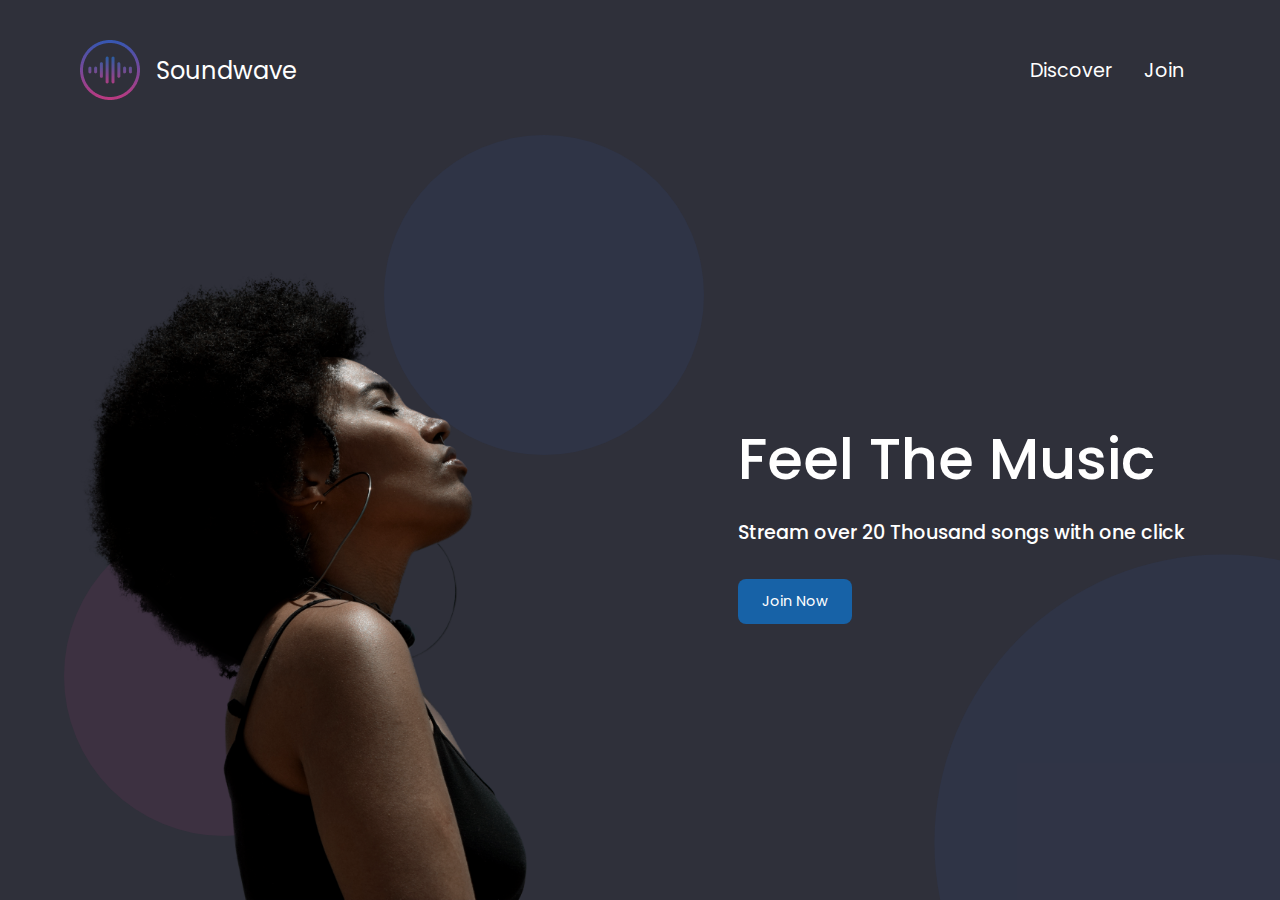
<file: index.html>
<!DOCTYPE html>
<html lang="en">
<head>
    <link rel="stylesheet" href="styles/styles.css">
    <link rel="stylesheet" href="styles/index.css">
    <meta charset="UTF-8">
    <meta http-equiv="X-UA-Compatible" content="IE=edge">
    <meta name="viewport" content="width=device-width, initial-scale=1.0">
    <title>Soundwave</title>
</head>
<body class="container full-height-grow">
    <header class="main-header">
        <a href="/" class="brand-logo">
            <img src="img/logo.png">
            <div class="brand-logo-name">Soundwave</div>
        </a>
        <nav class="main-nav">
            <ul>
                <li><a href="/html/discover.html">Discover</a></li>
                <li><a href="/html/join.html">Join</a></li>
            </ul>
        </nav>
    </header>
    <section class="home-main-section">
        <div class="img-wrapper">
            <div class="lady-image"></div>
        </div>   
        <div class="call-to-action">
            <h1 class="title">Feel The Music</h1>
            <span class="subtitle">Stream over 20 Thousand songs with one click</span>
            <a href="/html/join.html" class="btn">Join Now</a>
        </div>   
    </section>
    <div class="home-page-circle-1"></div>
    <div class="home-page-circle-2"></div>
    <div class="home-page-circle-3"></div>
    <script src="/js/scripts.js"></script>
</body>
</html>
</file>
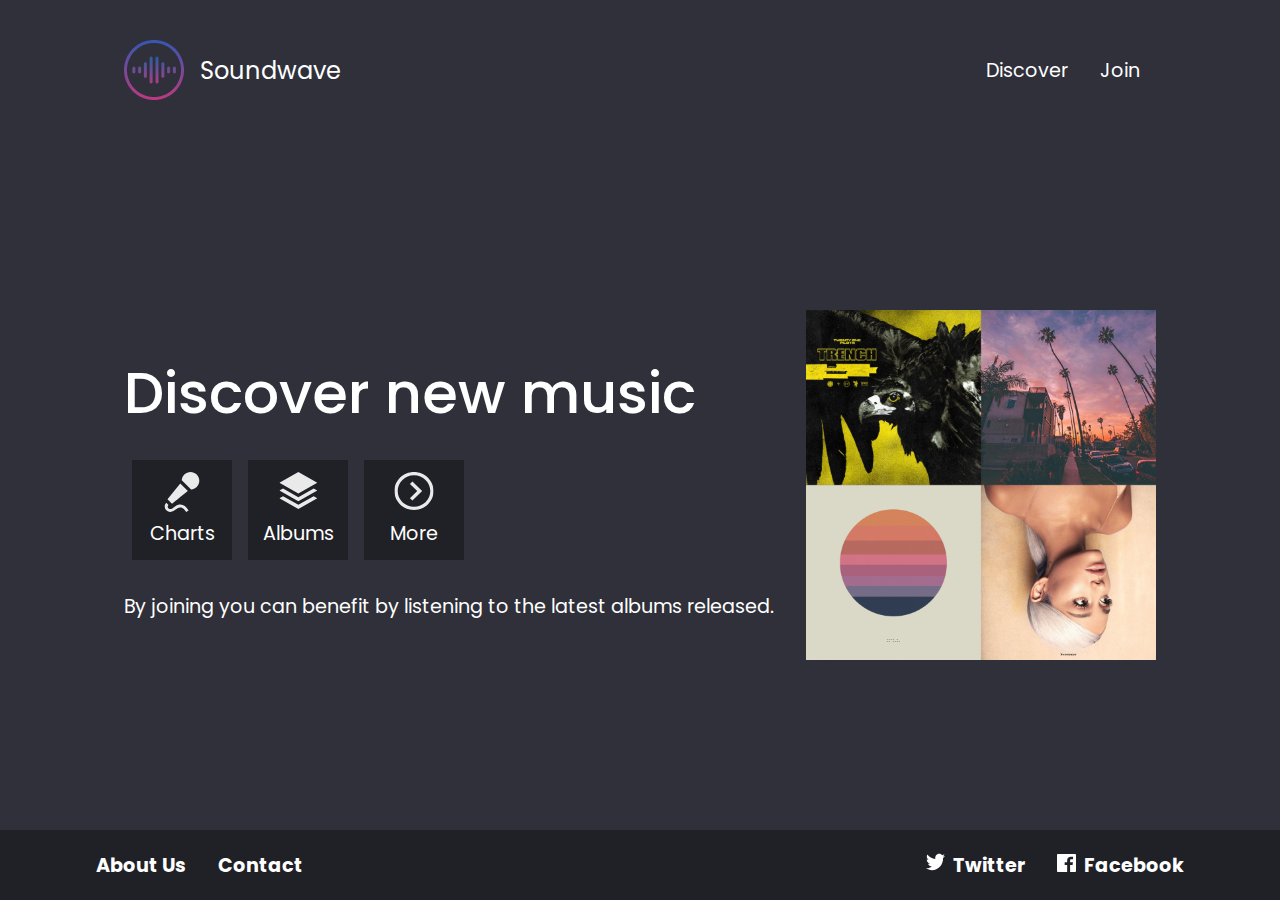
<file: discover.html>
<!DOCTYPE html>
<html lang="en">
<head>
  <meta charset="UTF-8">
  <meta name="viewport" content="width=device-width, initial-scale=1.0">
  <meta http-equiv="X-UA-Compatible" content="ie=edge">
  <link href="styles\styles.css" rel="stylesheet">
  <link href="styles\discover.css" rel="stylesheet">
  <title>Soundwave - Discover</title>
</head>
<body class="full-height-grow">
  <div class="container full-height-grow">
    <header class="main-header">
      <a href="/" class="brand-logo">
        <img src="img/logo.png">
        <div class="brand-logo-name">Soundwave</div>
      </a>
      <nav class="main-nav">
        <ul>
          <li><a href="discover.html">Discover</a></li>
          <li><a href="join.html">Join</a></li>
        </ul>
      </nav>
    </header>
    <section class="discover-main-section">
      <div class="call-to-action">
        <h1 class="title">Discover new music</h1>
        <div class="icon-section">
          <div class="icon">
            <img src="svg/microphone.svg">
            Charts
          </div>
          <div class="icon">
            <img src="svg/albums.svg">
            Albums
          </div>
          <div class="icon">
            <img src="svg/more.svg">
            More
          </div>
        </div>
       By joining you can benefit by listening to the latest albums released.
      </div>
      <img class="covers-image" src="img/covers.jpg">
    </section>
  </div>

  <footer class="main-footer">
    <div class="container">
      <nav class="footer-nav">
        <ul>
          <li><a href="#">About Us</a></li>
          <li><a href="#">Contact</a></li>
        </ul>
      </nav>
      <nav class="footer-nav">
        <ul>
          <li>
            <a href="#" class="social-link">
              <img src="svg/twitter.svg">
              Twitter
            </a>
          </li>
          <li>
            <a href="#" class="social-link">
              <img src="svg/facebook.svg">
              Facebook
            </a>
          </li>
        </ul>
      </nav>
    </div>
  </footer>
</body>
</html>
</file>
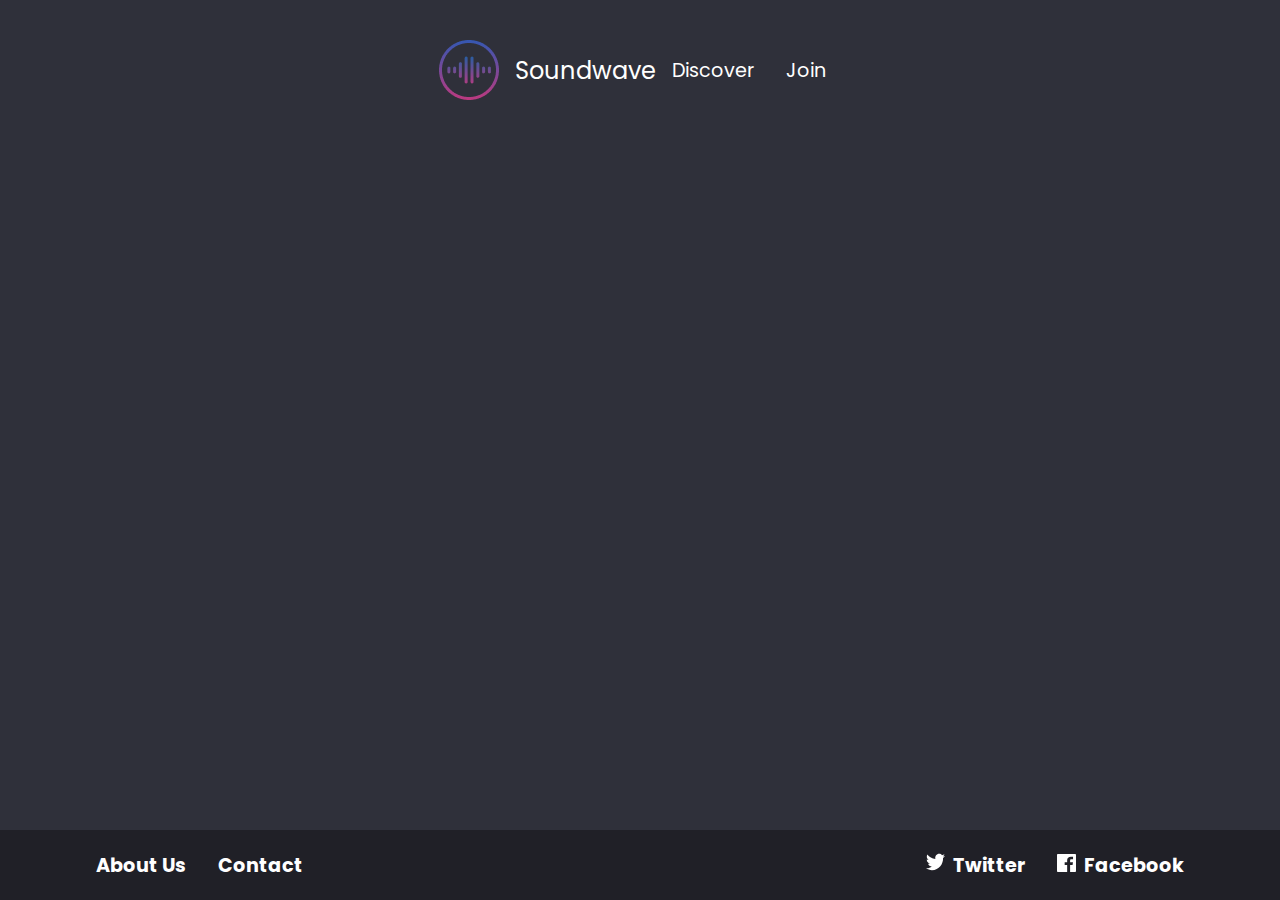
<file: join.html>
<!DOCTYPE html>
<html lang="en">
<head>
  <meta charset="UTF-8">
  <meta name="viewport" content="width=device-width, initial-scale=1.0">
  <meta http-equiv="X-UA-Compatible" content="ie=edge">
  <link href="styles\styles.css" rel="stylesheet">
  <link href="styles\join.css" rel="stylesheet">
  <title>Soundwave - Discover</title>
</head>
<body class="full-height-grow">
  <div class="container full-height-grow">
    <header class="main-header">
      <a href="/" class="brand-logo">
        <img src="img/logo.png">
        <div class="brand-logo-name">Soundwave</div>
      </a>
      <nav class="main-nav">
        <ul>
          <li><a href="discover.html">Discover</a></li>
          <li><a href="join.html">Join</a></li>
        </ul>
      </nav>
    </header>




  </div>

  <footer class="main-footer">
    <div class="container">
      <nav class="footer-nav">
        <ul>
          <li><a href="#">About Us</a></li>
          <li><a href="#">Contact</a></li>
        </ul>
      </nav>
      <nav class="footer-nav">
        <ul>
          <li>
            <a href="#" class="social-link">
              <img src="svg/twitter.svg">
              Twitter
            </a>
          </li>
          <li>
            <a href="#" class="social-link">
              <img src="svg/facebook.svg">
              Facebook
            </a>
          </li>
        </ul>
      </nav>
    </div>
  </footer>
</body>
</html>
</file>
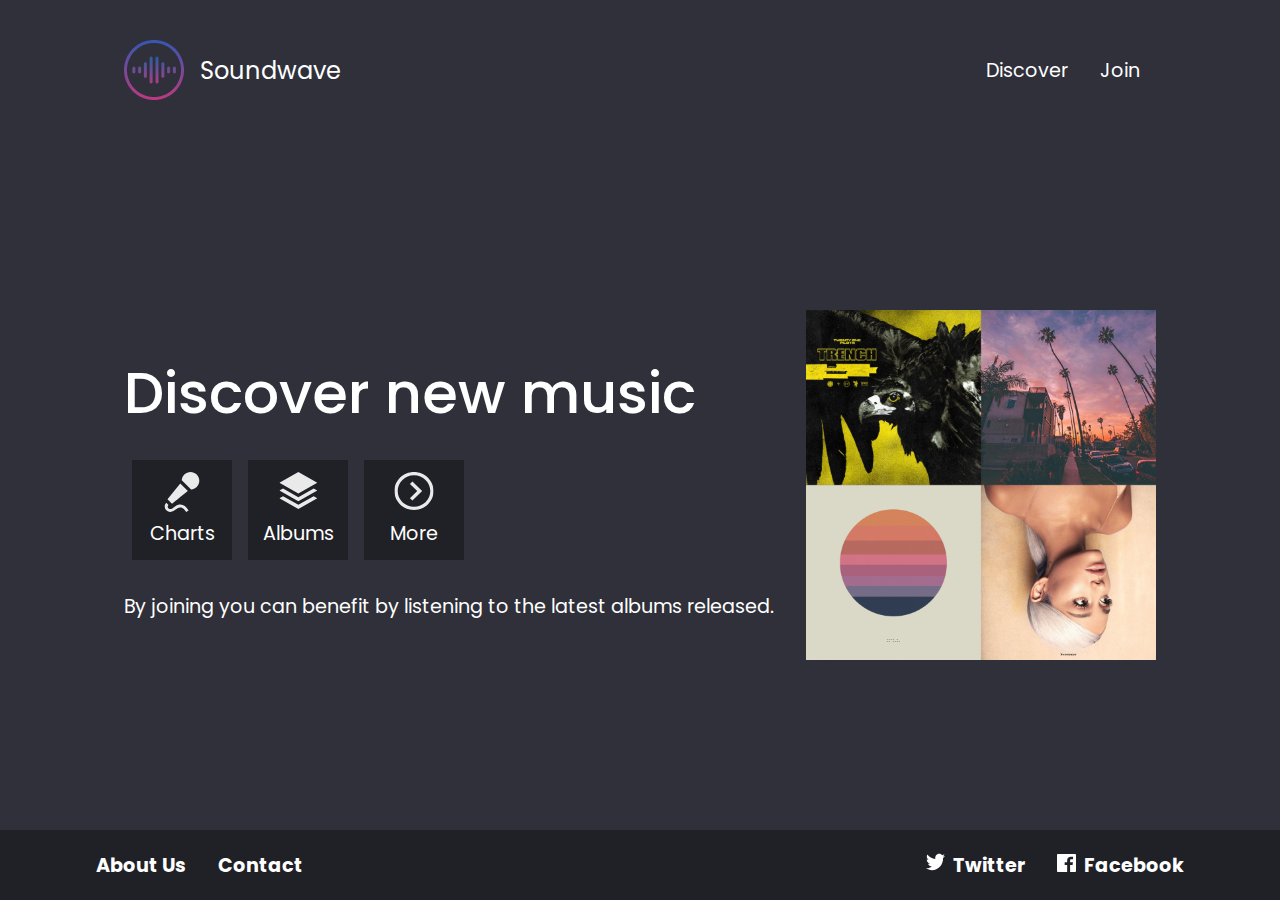
<file: html/discover.html>
<!DOCTYPE html>
<html lang="en">
<head>
  <meta charset="UTF-8">
  <meta name="viewport" content="width=device-width, initial-scale=1.0">
  <meta http-equiv="X-UA-Compatible" content="ie=edge">
  <link href="/styles/styles.css" rel="stylesheet">
  <link href="/styles/discover.css" rel="stylesheet">
  <title>Soundwave - Discover</title>
</head>
<body class="full-height-grow">
  <div class="container full-height-grow">
    <header class="main-header">
      <a href="/" class="brand-logo">
        <img src="/img/logo.png">
        <div class="brand-logo-name">Soundwave</div>
      </a>
      <nav class="main-nav">
        <ul>
          <li><a href="/html/discover.html">Discover</a></li>
          <li><a href="/html/join.html">Join</a></li>
        </ul>
      </nav>
    </header>
    <section class="discover-main-section">
      <div class="call-to-action">
        <h1 class="title">Discover new music</h1>
        <div class="icon-section">
          <div class="icon">
            <img src="/svg/microphone.svg">
            Charts
          </div>
          <div class="icon">
            <img src="/svg/albums.svg">
            Albums
          </div>
          <div class="icon">
            <img src="/svg/more.svg">
            More
          </div>
        </div>
       By joining you can benefit by listening to the latest albums released.
      </div>
      <img class="covers-image" src="/img/covers.jpg">
    </section>
  </div>

  <footer class="main-footer">
    <div class="container">
      <nav class="footer-nav">
        <ul>
          <li><a href="#">About Us</a></li>
          <li><a href="#">Contact</a></li>
        </ul>
      </nav>
      <nav class="footer-nav">
        <ul>
          <li>
            <a href="#" class="social-link">
              <img src="/svg/twitter.svg">
              Twitter
            </a>
          </li>
          <li>
            <a href="#" class="social-link">
              <img src="/svg/facebook.svg">
              Facebook
            </a>
          </li>
        </ul>
      </nav>
    </div>
  </footer>
  <script src="/js/scripts.js"></script>
</body>
</html>
</file>
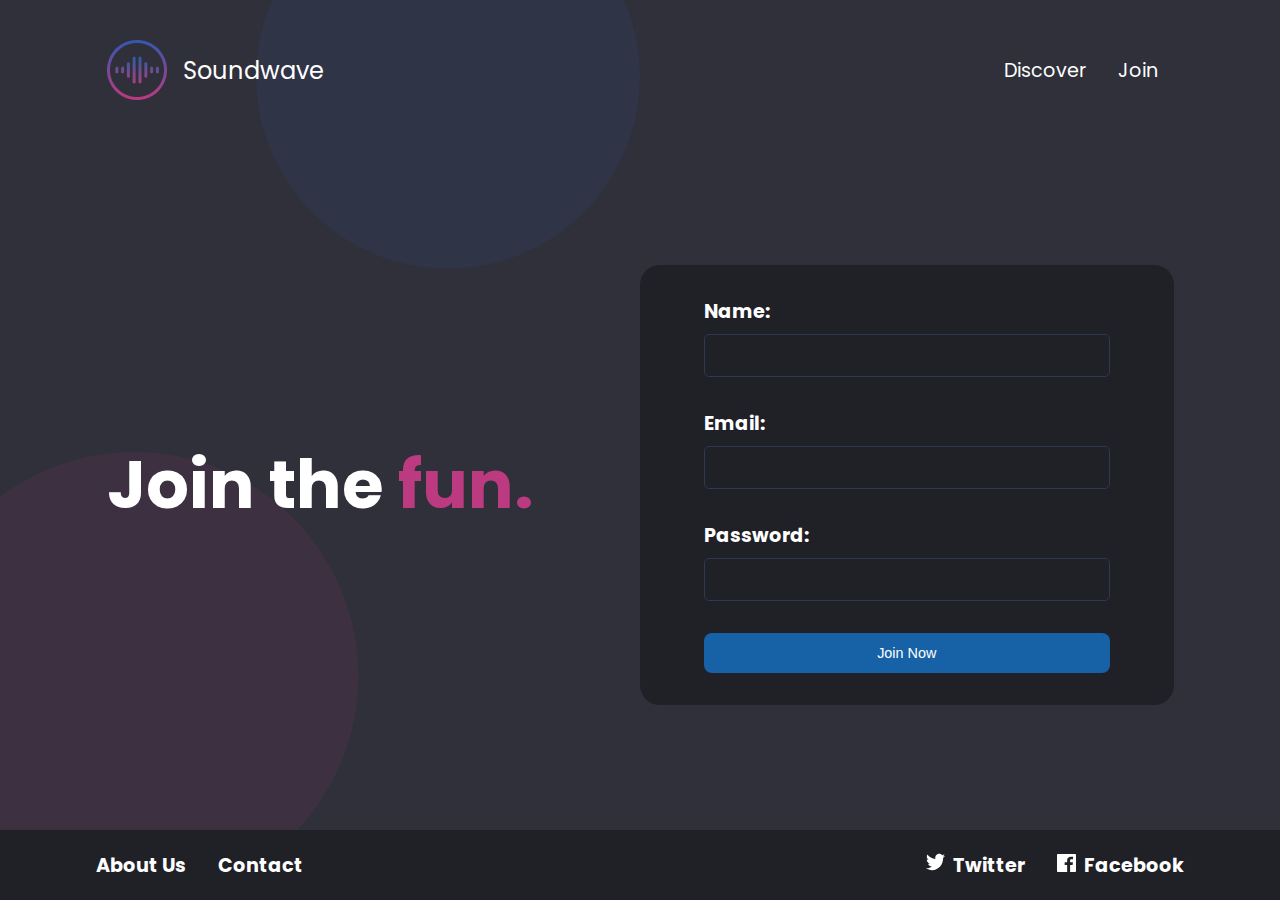
<file: html/join.html>
<!DOCTYPE html>
<html lang="en">
<head>
  <meta charset="UTF-8">
  <meta name="viewport" content="width=device-width, initial-scale=1.0">
  <meta http-equiv="X-UA-Compatible" content="ie=edge">
  <link href="/styles/styles.css" rel="stylesheet">
  <link href="/styles/join.css" rel="stylesheet">
  <title>Soundwave - Discover</title>
</head>
<body class="full-height-grow">
  <div class="container full-height-grow">
    <header class="main-header">
      <a href="/" class="brand-logo">
        <img src="/img/logo.png">
        <div class="brand-logo-name">Soundwave</div>
      </a>
      <nav class="main-nav">
        <ul>
          <li><a href="/html/discover.html">Discover</a></li>
          <li><a href="/html/join.html">Join</a></li>
        </ul>
      </nav>
    </header>

    <section class="join-main-section">
      <h1 class="join-text">Join the <span class="accent-text">fun.</span> </h1>
      <form class="join-form">
        <div class="input-group">
          <label>Name:</label>
          <input type="text">
        </div>
        <div class="input-group">
          <label>Email:</label>
          <input type="email">
        </div>
        <div class="input-group">
          <label>Password:</label>
          <input type="password">
        </div>
        <div class="input-group">
          <button type="submit" class="btn">Join Now</button>
        </div>
      </form>

    </section>

    <div class="join-page-circle-1"></div>
    <div class="join-page-circle-2"></div>
    




  </div>

  <footer class="main-footer">
    <div class="container">
      <nav class="footer-nav">
        <ul>
          <li><a href="#">About Us</a></li>
          <li><a href="#">Contact</a></li>
        </ul>
      </nav>
      <nav class="footer-nav">
        <ul>
          <li>
            <a href="#" class="social-link">
              <img src="/svg/twitter.svg">
              Twitter
            </a>
          </li>
          <li>
            <a href="#" class="social-link">
              <img src="/svg/facebook.svg">
              Facebook
            </a>
          </li>
        </ul>
      </nav>
    </div>
  </footer>
  <script src="/js/scripts.js"></script>
</body>
</html>
</file>
<file: styles/styles.css>
/* Styles to use across ALL pages*/

@import url("https://fonts.googleapis.com/css?family=Poppins:400,500,700");


* {
box-sizing: border-box;
}

body{
    padding: 0;
    margin: 0;
    background-color: #2F303A;
    font-family: 'Poppins', sans-serif;
    font-size: 1.2rem;
    color: white;
    min-height: 100vh;
}

.full-height-grow {
    display: flex;
    flex-direction: column;
    
}

.brand-logo {
    display: flex;
    align-items: center;
    font-size: 1.25em;
    color: inherit;
    text-decoration: none;

}

.brand-logo-name {
    margin-left: 1rem;
}

.main-nav ul, .footer-nav ul{
    display: flex;
    margin: 0;
    padding: 0;
    list-style: none;
}

.main-nav a, .footer-nav a {
    color: inherit;
    text-decoration: none;
    padding: 1rem;
}

.main-nav a:hover, .footer-nav a:hover{
    color: #adadad;
}

.main-header, .main-footer {
    display: flex;
    justify-content: space-between;
    align-items: center;
}

.main-header{
    height: 140px;
}

.main-footer {
    height: 70px;
    background-color: #202027;
    font-weight: bold;
}
.social-link img{
    width: 1em;
    margin-right:.25rem ;


}

.main-footer .container{
    display: flex;
    justify-content: space-between;

}

.container {
    max-width: 1200px;
    margin: 0 auto;
    padding: 0 40px;
    flex-grow: 1;
}

.title {
    font-weight: 500;
    font-size: 3em;
    margin-bottom: 1rem;
    margin-top: 0;
}

.subtitle {
    font-weight: 500;
    font-size: 1.2rem;
    margin-bottom: 2rem;
}

.btn {
    color: inherit;
    background-color: #1762A7;
    text-decoration: none;
    padding: .75rem 1.5rem;
    border-radius: .5rem;
    font-size: .9rem;
    outline: none;
    border:none;
    cursor:pointer;
}

.btn:hover{
    background-color: #2180d8;
}
.btn:focus{
    background-color: #2796ff;
    
}
</file>
<file: styles/index.css>
/* Styles ONLY for the home landing page */

.home-main-section {
    display: flex;
    align-items: stretch;
    justify-content: space-between;
    flex-grow: 1;
}

.home-main-section .img-wrapper {
    flex-grow: 1;
    flex-direction: column;
    display: flex;
    align-items: stretch;
    justify-content: flex-end;
}

.home-main-section .lady-image {
    background-image: url("/img/landingPageGirl.png");
    flex-grow: 1;
    max-height: 70vh;
    min-width: 30vw;
    background-size: contain;
    background-repeat: no-repeat;
    background-position: bottom left;
}


.home-main-section .call-to-action {
    display: flex;
    flex-direction: column;
    align-items: flex-start;
    margin: 1rem;
    align-self: center;
}

.home-page-circle-1 {
    position: absolute;
    width: 25vw;
    height: 25vw;
    border-radius: 50%;
    background-color:rgba(188,58,128,.1);
    bottom: 5vw;
    left: 5vw;
    z-index: -1;
}
.home-page-circle-2 {
    position: absolute;
    width: 25vw;
    height: 25vw;
    border-radius: 50%;
    background-color:rgba(52,87,178,.1);
    top: 15vh;
    left: 30vw;
    z-index: -1;
}
.home-page-circle-3 {
    position: absolute;
    width: 45vw;
    height: 45vw;
    bottom: 0;
    right: 0;
    z-index: -1;
    overflow: hidden;
}
.home-page-circle-3::before {
    content: "";
    position: absolute;
    height: 100%;
    width:100%;
    border-radius: 50%;
    background-color: rgba(52,87,178,.1);
    transform: translate(40%, 40%);
   
}

@media (max-width: 900px){
    .home-main-section .img-wrapper {
        display: none;
    }

    .home-main-section {
        justify-content: center;
    }

}
</file>
<file: styles/discover.css>
.discover-main-section {
    display: flex;
    align-items: center;
    justify-content: space-between;
    flex-grow: 1;
  }
  
  .discover-main-section .covers-image {
    width: 30vw;
    margin-left: 2rem;
    height: auto;
    max-width: 350px;
  }
  
  .icon-section {
    display: flex;
  }
  
  .icon {
    display: flex;
    flex-direction: column;
    justify-content: space-between;
    align-items: center;
    margin: .5rem;
    padding: .75rem;
    width: 100px;
    height: 100px;
    background-color: #202027;
    margin-bottom: 2rem;
  }
  
  .icon img {
    width: 40px;
  }
  
  @media (max-width: 800px) {
    .discover-main-section {
      flex-direction: column;
      justify-content: center;
    }
  
    .discover-main-section .covers-image {
      margin-top: 2rem;
      margin-bottom: 2rem;
      height: 30vh;
      width: auto;
    }
  }
</file>
<file: styles/join.css>
/* Styles only for the JOIN page */

.join-main-section {
    display:flex;
    justify-content: space-between;
    align-items: center;
    flex-grow: 1;
}

.join-text {
    font-size: 3.5em;
    font-weight: bold;
    margin: 0;
}

.accent-text {
    color: #Bc3a80;
}

.join-form{
    background-color: #202027;
    width: 50vw;
    max-width: 50%;
    padding: 2rem 4rem;
    border-radius: 20px;
}

.input-group{
    margin-bottom: 2rem;
    display: flex;
    flex-direction: column;
}

.input-group:last-child{
    margin-bottom: 0;
}

.input-group label {
    font-weight: bold;
    margin-bottom: .5rem;
}

.input-group input{
    outline: none;
    background: none;
    border: 1px solid #2e3852;
    font-size: 1em ;
    padding: .5em;
    color: inherit;
    border-radius: 5px;
}
.input-group input:focus{

    border: 1px solid #596da0;
 
}

@media (max-width: 900px){
    .join-main-section {
        flex-direction: column;
        justify-content: center;
    }
    .join-form{
        width: 80vw;
        max-width: inherit;
        margin: 2rem 0;
    }
}


.join-page-circle-1 {
    position: absolute;
    overflow: hidden;
    width: 35vw;
    height: 35vw;
    bottom: 0;
    left:0;
    z-index: -1;
    
}
.join-page-circle-1::before {
    content: "";
    position: absolute;
    height: 100%;
    width:100%;
    border-radius: 50%;
    background-color: rgba(188,58,128,.1);
    transform: translateX(-20%);
   
}

.join-page-circle-2 {
    position: absolute;
    overflow: hidden;
    width: 30vw;
    height: 30vw;
    top: 0;
    left:20vw;
    z-index: -1;
    
}
.join-page-circle-2::before {
    content: "";
    position: absolute;
    height: 100%;
    width:100%;
    border-radius: 50%;
    background-color: rgba(52, 87, 178, .1);
    transform: translateY(-30%);
   
}
</file>
